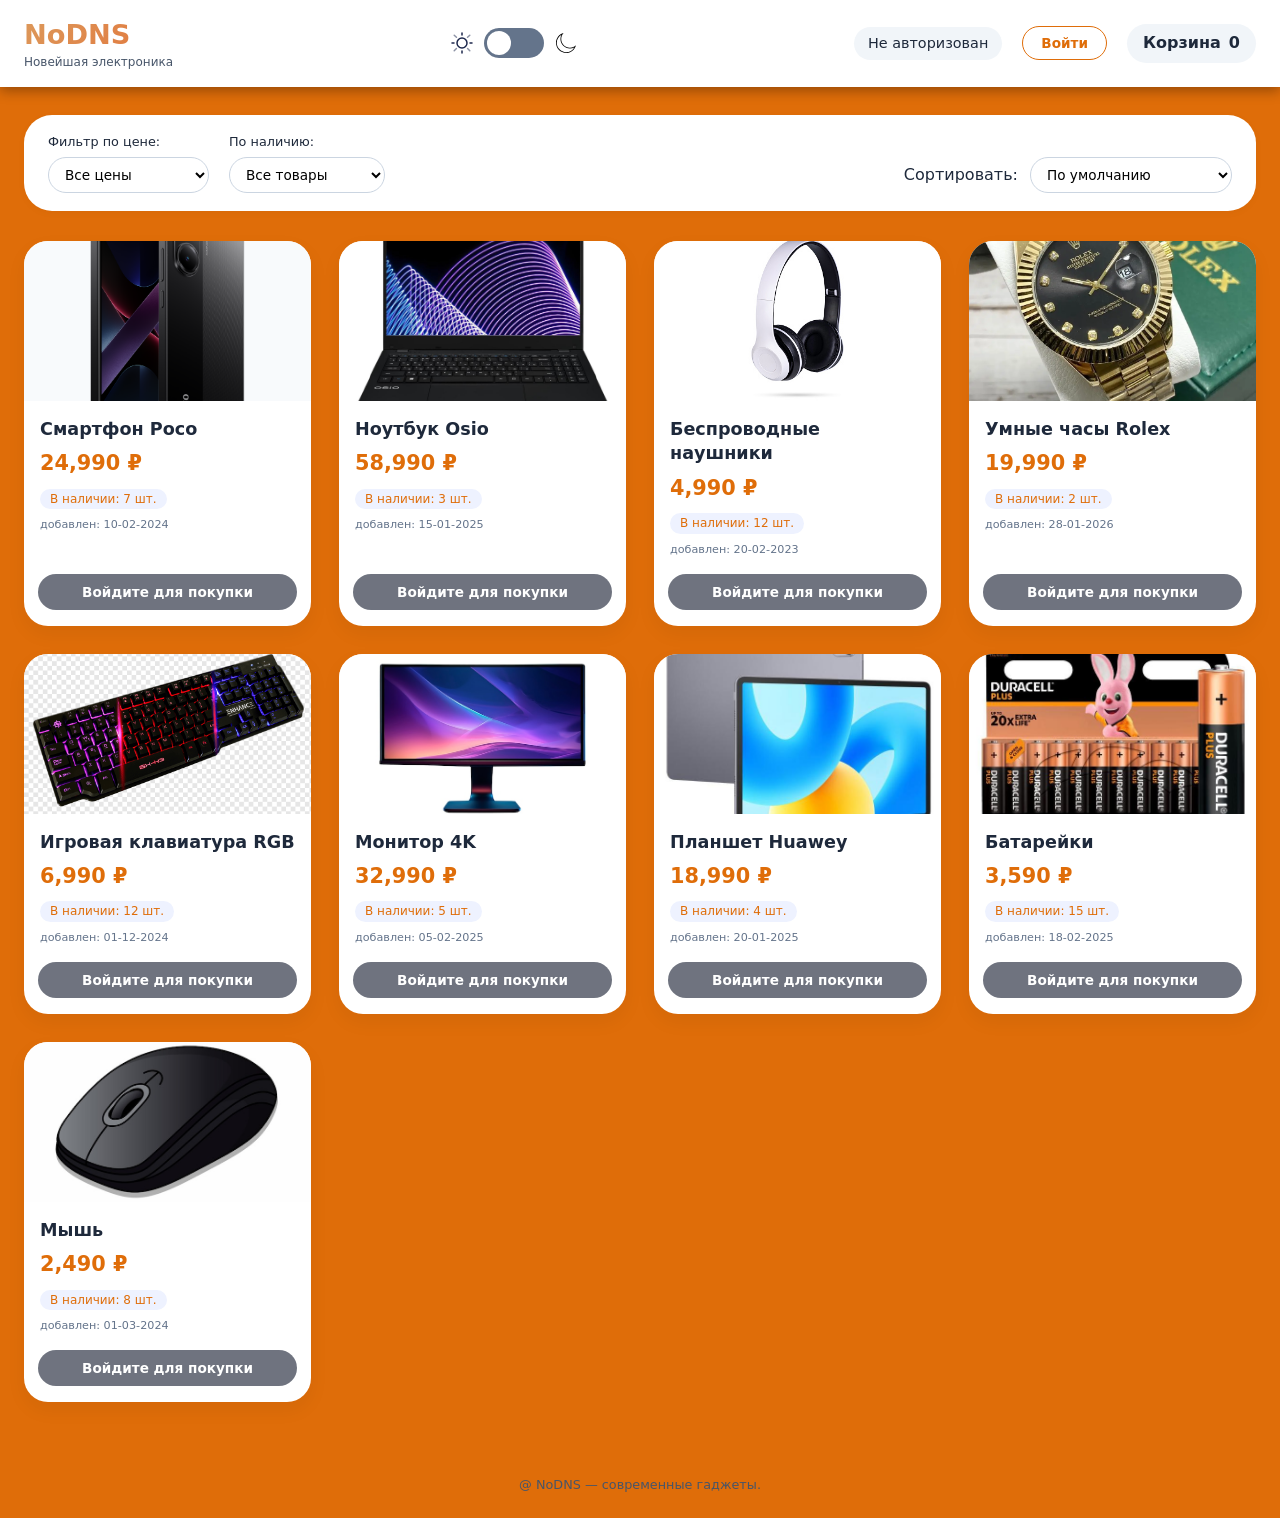
<file: Site_exam/index.html>
<!DOCTYPE html>
<html lang="ru">
<head>
    <meta charset="UTF-8">
    <link rel="stylesheet" href="style.css">
    <meta name="viewport" content="width=device-width, initial-scale=1.0, user-scalable=yes">
    <title>NoDNS | Магазин электроники</title>
</head>
<body>

<div class="header">
    <div class="container">
        <div class="nav-bar">
            <div class="logo">
                <h1>NoDNS</h1>
                <p>Новейшая электроника</p>
            </div>
            <div class="toggle">
                <img src="./images/sun.svg" alt="" class="sun-icon" width="100" height="25">
                <div class="toggle_btn"></div>
                <img src="./images/moon.svg" alt="" class="sun-icon" width="100" height="25">
            </div>
            <div class="auth-cart">
                <div class="auth-status" id="authStatus">Не авторизован</div>
                <button class="btn-outline btn" id="loginBtn">Войти</button>
                <div class="cart-icon-btn" id="openCartBtn">
                    Корзина <span id="cartCount">0</span>
                </div>
            </div>
        </div>
    </div>
</div>

<main class="container">
    <div class="toolbar">
        <div class="filters">
            <div class="filter-group">
                <label>Фильтр по цене:</label>
                <select id="priceFilter">
                    <option value="all">Все цены</option>
                    <option value="0-5000">до 5 000 ₽</option>
                    <option value="5000-20000">5 000 – 20 000 ₽</option>
                    <option value="20000+">от 20 000 ₽</option>
                </select>
            </div>
            <div class="filter-group">
                <label>По наличию:</label>
                <select id="stockFilter">
                    <option value="all">Все товары</option>
                    <option value="inStock">В наличии (>0)</option>
                    <option value="lowStock">Мало (≤5)</option>
                </select>
            </div>
        </div>
        <div class="sort-group">
            <span>Сортировать:</span>
            <select id="sortSelect">
                <option value="default">По умолчанию</option>
                <option value="price_asc">Цена по возрастанию</option>
                <option value="price_desc">Цена по убыванию</option>
                <option value="stock_asc">По количеству</option>
            </select>
        </div>
    </div>

    <div id="productsContainer" class="products-grid"></div>
</main>

<footer>@ NoDNS — современные гаджеты.</footer>

<div id="cartModal" class="modal">
    <div class="modal-content">
        <h3>Ваша корзина</h3>
        <div id="cartItemsList"></div>
        <div class="total-row" id="cartTotalAmount">Итого: 0 ₽</div>
        <div class="checkout-area">
            <button class="btn-outline btn" id="closeCartBtn">Закрыть</button>
            <button class="btn" id="checkoutBtn">Оформить заказ</button>
        </div>
    </div>
</div>

<div id="loginModal" class="modal">
    <div class="modal-content login-panel">
        <h3>Вход в аккаунт</h3>
        <p style="font-size:0.85rem; margin-bottom: 12px;">(любой логин/пароль)</p>
        <div class="login-form">
            <input type="text" id="loginUsername" placeholder="Имя пользователя" autocomplete="off">
            <input type="password" id="loginPassword" placeholder="Пароль">
            <button class="btn" id="doLoginBtn" style="width:100%; margin-top:12px;">Войти</button>
            <button class="btn-outline btn" id="closeLoginBtn" style="width:100%; margin-top:8px;">Отмена</button>
        </div>
    </div>
</div>

<script src="script.js"></script>
</body>
</html>
</file>
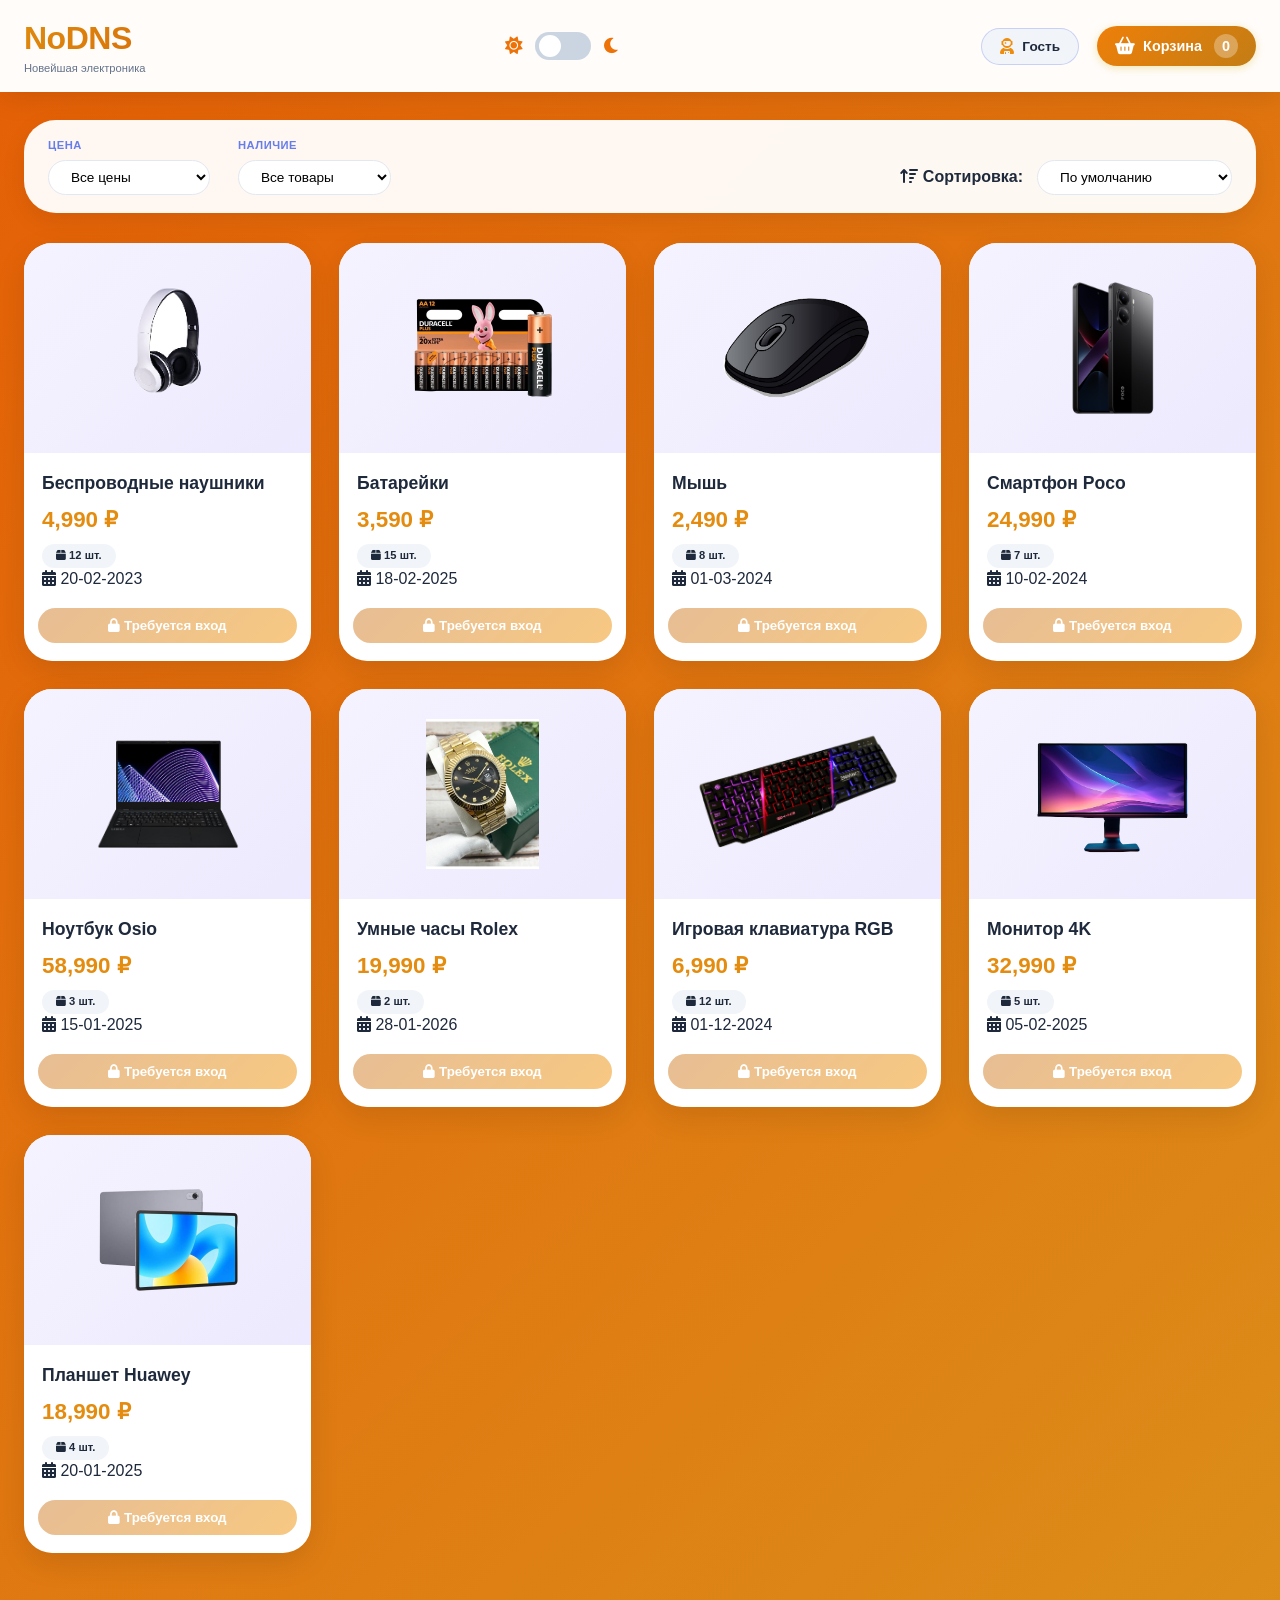
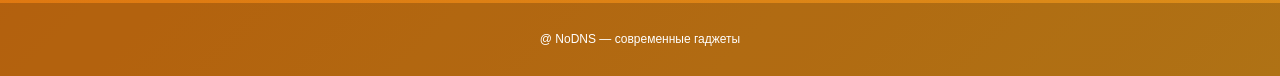
<file: Site_exam_escort/index.html>
<!DOCTYPE html>
<html lang="ru">
<head>
    <meta charset="UTF-8">
    <meta name="viewport" content="width=device-width, initial-scale=1.0, user-scalable=yes">
    <title>NoDNS | Магазин электроники</title>
    <link rel="stylesheet" href="https://cdnjs.cloudflare.com/ajax/libs/font-awesome/6.0.0-beta3/css/all.min.css">
    <link rel="stylesheet" href="style.css">
</head>
<body>

<div class="header">
    <div class="container">
        <div class="nav-bar">
            <div class="logo">
                <h1>NoDNS</h1>
                <p>Новейшая электроника</p>
            </div>
            <div class="toggle">
                <i class="fas fa-sun"></i>
                <div class="toggle_btn"></div>
                <i class="fas fa-moon"></i>
            </div>
            <div class="auth-cart">
                <div class="auth-status" id="authStatus">
                    <i class="fas fa-user-astronaut"></i> <span id="authName">Гость</span>
                </div>
                <button class="logout-btn" id="logoutBtn" style="display: none;">
                    <i class="fas fa-sign-out-alt"></i> Выйти
                </button>
                <div class="icon-badge" id="openCartBtn">
                    <i class="fas fa-basket-shopping"></i> <span>Корзина</span> <span id="cartCount" class="cart-count">0</span>
                </div>
            </div>
        </div>
    </div>
</div>

<main class="container">
    <div class="toolbar">
        <div class="filters">
            <div class="filter-group">
                <label> Цена</label>
                <select id="priceFilter">
                    <option value="all">Все цены</option>
                    <option value="0-5000">до 5 000 ₽</option>
                    <option value="5000-20000">5 000 – 20 000 ₽</option>
                    <option value="20000+">от 20 000 ₽</option>
                </select>
            </div>
            <div class="filter-group">
                <label> Наличие</label>
                <select id="stockFilter">
                    <option value="all">Все товары</option>
                    <option value="inStock">В наличии (>0)</option>
                    <option value="lowStock">Мало (≤5)</option>
                </select>
            </div>
        </div>
        <div class="sort-group">
            <span><i class="fas fa-arrow-up-wide-short"></i> Сортировка:</span>
            <select id="sortSelect">
                <option value="default">По умолчанию</option>
                <option value="price_asc">Цена по возрастанию</option>
                <option value="price_desc">Цена по убыванию</option>
                <option value="stock_asc">По наличию</option>
            </select>
        </div>
    </div>

    <div id="productsContainer" class="products-grid"></div>

    <div id="adminPanel" style="display: none; margin-bottom: 30px;">
        <div class="admin-card">
            <h3> JSON товаров (админ)</h3>
            <div id="jsonDump" class="admin-json"></div>
        </div>
    </div>
</main>

<footer>
    @ NoDNS — современные гаджеты 
</footer>

<div id="cartModal" class="modal">
    <div class="modal-content">
        <h3><i class="fas fa-basket-shopping"></i> Ваша корзина</h3>
        <div id="cartItemsList"></div>
        <div class="total-row" id="cartTotalAmount">Итого: 0 ₽</div>
        <div class="checkout-area">
            <button class="btn-outline btn" id="closeCartBtn"><i class="fas fa-times"></i> Закрыть</button>
            <button class="btn" id="checkoutBtn"><i class="fas fa-credit-card"></i> Оформить заказ</button>
        </div>
    </div>
</div>

<div id="loginModal" class="modal">
    <div class="modal-content login-panel">
        <h3>Вход в аккаунт</h3>
        <p class="login-hint"><i class="fas fa-info-circle"></i> Любой логин/пароль, админ: логин "admin"</p>
        <div class="login-form">
            <input type="text" id="loginUsername" placeholder="Имя пользователя" autocomplete="off">
            <input type="password" id="loginPassword" placeholder="Пароль">
            <button class="btn" id="doLoginBtn"><i class="fas fa-sign-in-alt"></i> Войти</button>
            <button class="btn-outline btn" id="closeLoginBtn"><i class="fas fa-times"></i> Отмена</button>
        </div>
    </div>
</div>

<script src="script.js"></script>
</body>
</html>
</file>
<file: Site_exam/style.css>
* {
        margin: 0;
        padding: 0;
        box-sizing: border-box;
        font-family: system-ui, 'Segoe UI', 'Inter', 'Roboto', sans-serif;
    }

        body {
            background: #df6d09;
            color: #1e293b;
            line-height: 1.4;
        }

        

        .sun-icon, .moon-icon{
            height: 100%;
            width: 40px;
        }

        .header {
            background: white;
            box-shadow: 0 4px 12px rgba(0, 0, 0, 0.32);
            position: sticky;
            top: 0;
            z-index: 100;
        }

        .container {
            max-width: 1280px;
            margin: 0 auto;
            padding: 0 24px;
        }

        .nav-bar {
            display: flex;
            justify-content: space-between;
            align-items: center;
            flex-wrap: wrap;
            gap: 16px;
            padding: 16px 0;
        }

        .logo h1 {
            font-size: 1.7rem;
            font-weight: 700;
            background: linear-gradient(135deg, #cd6d14b2, #db5209cb);
            background-clip: text;
            -webkit-background-clip: text;
            color: transparent;
        }

        .logo p {
            font-size: 0.75rem;
            color: #475569;
        }

        .auth-cart {
            display: flex;
            align-items: center;
            gap: 20px;
        }

        .auth-status {
            background: #f1f5f9;
            padding: 6px 14px;
            border-radius: 40px;
            font-size: 0.9rem;
            font-weight: 500;
        }

        .btn {
            border: none;
            background: #df6d09;
            color: white;
            padding: 8px 18px;
            border-radius: 40px;
            font-weight: 600;
            cursor: pointer;
            transition: 0.2s;
            font-size: 0.85rem;
        }

        .btn-outline {
            background: transparent;
            border: 1px solid #df6d09;
            color: #df6d09;
        }

        .btn-outline:hover {
            background: #eef2ff;
        }

        .btn:hover {
            background: #df6d09;
            transform: translateY(-1px);
        }

        .cart-icon-btn {
            background: #f1f5f9;
            padding: 8px 16px;
            border-radius: 40px;
            display: flex;
            align-items: center;
            gap: 8px;
            font-weight: 600;
            cursor: pointer;
            transition: 0.2s;
        }

        .cart-icon-btn:hover {
            background: #e2e8f0;
        }

        .toolbar {
            background: white;
            border-radius: 28px;
            padding: 18px 24px;
            margin: 28px 0 24px;
            box-shadow: 0 2px 8px rgba(0,0,0,0.03);
            display: flex;
            flex-wrap: wrap;
            gap: 20px;
            align-items: flex-end;
            justify-content: space-between;
        }

        .filters {
            display: flex;
            flex-wrap: wrap;
            gap: 20px;
            align-items: center;
        }

        .filter-group {
            display: flex;
            flex-direction: column;
            gap: 6px;
            font-size: 0.8rem;
            font-weight: 500;
        }

        select, input {
            padding: 8px 12px;
            border-radius: 20px;
            border: 1px solid #cbd5e1;
            background: white;
            font-size: 0.85rem;
            outline: none;
        }

        .sort-group {
            display: flex;
            gap: 12px;
            align-items: center;
        }

        .products-grid {
            display: grid;
            grid-template-columns: repeat(auto-fill, minmax(260px, 1fr));
            gap: 28px;
            margin: 30px 0 50px;
        }

        .product-card {
            background: white;
            border-radius: 24px;
            overflow: hidden;
            transition: 0.2s;
            box-shadow: 0 8px 20px rgba(0,0,0,0.05);
            display: flex;
            flex-direction: column;
        }

        .product-card:hover {
            transform: translateY(-5px);
            box-shadow: 0 20px 30px -12px rgba(0,0,0,0.15);
        }

        .product-img {
            background: #f8fafc;
            height: 160px;
            display: flex;
            align-items: center;
            justify-content: center;
            font-size: 3.5rem;
        }

        .product-info {
            padding: 16px;
            flex: 1;
        }

        .product-title {
            font-weight: 700;
            font-size: 1.1rem;
            margin-bottom: 8px;
        }

        .product-price {
            color: #df6d09;
            font-weight: 800;
            font-size: 1.3rem;
            margin: 8px 0;
        }

        .product-stock {
            font-size: 0.75rem;
            color: #df6d09;
            background: #eef2ff;
            display: inline-block;
            padding: 2px 10px;
            border-radius: 20px;
        }

        .product-date {
            font-size: 0.7rem;
            color: #64748b;
            margin-top: 8px;
        }

        .btn-add {
            width: 90%;
            margin: 0 auto 16px;
            background: #0f172a;
            border-radius: 40px;
            padding: 10px;
        }

        .btn-add:hover {
            background: #1e293b;
        }


        .modal {
            display: none;
            position: fixed;
            top: 0; left: 0;
            width: 100%; height: 100%;
            background: rgba(0,0,0,0.5);
            align-items: center;
            justify-content: center;
            z-index: 1000;
        }

        .modal-content {
            background: white;
            max-width: 550px;
            width: 90%;
            border-radius: 32px;
            padding: 24px;
            max-height: 80vh;
            overflow-y: auto;
        }

        .cart-item {
            display: flex;
            justify-content: space-between;
            margin: 12px 0;
            padding: 12px 0;
            border-bottom: 1px solid #e2e8f0;
        }

        .total-row {
            font-weight: 800;
            margin-top: 16px;
            font-size: 1.2rem;
        }

        .checkout-area {
            margin-top: 20px;
            display: flex;
            gap: 12px;
            justify-content: flex-end;
        }

        .message-toast {
            position: fixed;
            bottom: 30px;
            right: 30px;
            background: #1e293b;
            color: white;
            padding: 10px 20px;
            border-radius: 40px;
            font-size: 0.85rem;
            z-index: 1100;
            transition: 0.2s;
        }

        .login-panel {
            background: white;
            padding: 20px;
            border-radius: 28px;
            box-shadow: 0 12px 30px rgba(0,0,0,0.1);
        }

        .login-form input {
            width: 100%;
            margin: 8px 0;
        }

        hr {
            margin: 10px 0;
        }

        .badge {
            background: #ef4444;
            color: white;
            border-radius: 40px;
            padding: 2px 8px;
            font-size: 0.7rem;
            margin-left: 5px;
        }

        footer {
            text-align: center;
            padding: 24px;
            font-size: 0.8rem;
            color: #475569;
        }
        @media (max-width: 640px) {
            .toolbar {
                flex-direction: column;
                align-items: stretch;
            }
        }



    /* Темная тема */
body.dark-theme {
    background: #0f172a;
    color: #e2e8f0;
}

body.dark-theme .header,
body.dark-theme .toolbar,
body.dark-theme .product-card,
body.dark-theme .modal-content,
body.dark-theme .login-panel {
    background: #1e293b;
    color: #e2e8f0;
}

body.dark-theme .logo p,
body.dark-theme .product-date {
    color: #94a3b8;
}

body.dark-theme .auth-status,
body.dark-theme .cart-icon-btn {
    background: #334155;
    color: #e2e8f0;
}

body.dark-theme .cart-icon-btn:hover {
    background: #475569;
}

body.dark-theme select,
body.dark-theme input {
    background: #334155;
    border-color: #475569;
    color: #e2e8f0;
}

body.dark-theme .product-stock {
    background: #334155;
    color: #60a5fa;
}

body.dark-theme .btn-outline {
    border-color: #60a5fa;
    color: #60a5fa;
}

body.dark-theme .btn-outline:hover {
    background: #334155;
}

body.dark-theme .message-toast {
    background: #1e293b;
    color: #e2e8f0;
}

body.dark-theme .product-img {
    background: #334155;
}

body.dark-theme footer {
    color: #94a3b8;
}

/* Исправляем стили для toggle кнопки */
.toggle {
    display: flex;
    align-items: center;
    gap: 10px;
}

.toggle_btn {
    position: relative;
    width: 60px;
    height: 30px;
    border: none;
    border-radius: 35px;
    background: #64748b;
    cursor: pointer;
    transition: 0.3s;
}

.toggle_btn::before {
    content: "";
    position: absolute;
    height: 24px;
    width: 24px;
    border-radius: 50%;
    background: #fff;
    top: 3px;
    left: 3px;
    transition: 0.3s;
}

.toggle_btn.active {
    background: #3b82f6;
}

.toggle_btn.active::before {
    left: calc(100% - 27px);
}

.toggle img {
    width: 24px;
    height: 24px;
    cursor: pointer;
}
</file>
<file: Site_exam_escort/style.css>
* {
    margin: 0;
    padding: 0;
    box-sizing: border-box;
    font-family: 'Inter', 'Segoe UI', 'Roboto', sans-serif;
    transition: background 0.2s ease, color 0.2s ease, border-color 0.2s, transform 0.2s;
}

body {
    background: linear-gradient(135deg, #e55f06 0%, #db8e1a 100%);
    color: #1e293b;
    line-height: 1.4;
    min-height: 100vh;
}

.header {
    background: rgba(255, 255, 255, 0.98);
    backdrop-filter: blur(10px);
    box-shadow: 0 6px 25px rgba(0, 0, 0, 0.1);
    position: sticky;
    top: 0;
    z-index: 100;
}

.container {
    max-width: 1280px;
    margin: 0 auto;
    padding: 0 24px;
}

.nav-bar {
    display: flex;
    justify-content: space-between;
    align-items: center;
    flex-wrap: wrap;
    gap: 16px;
    padding: 16px 0;
}

.logo h1 {
    font-size: 2rem;
    font-weight: 800;
    background: linear-gradient(135deg, #df8b0d, #d8710a);
    background-clip: text;
    -webkit-background-clip: text;
    color: transparent;
    letter-spacing: -0.5px;
}

.logo p {
    font-size: 0.7rem;
    color: #64748b;
    font-weight: 500;
}

.auth-cart {
    display: flex;
    align-items: center;
    gap: 18px;
}

.icon-badge {
    display: flex;
    align-items: center;
    gap: 8px;
    background: linear-gradient(135deg, #ee7f09, #c37d15);
    padding: 8px 18px;
    border-radius: 60px;
    font-weight: 600;
    cursor: pointer;
    transition: all 0.3s;
    font-size: 0.9rem;
    color: white;
    box-shadow: 0 2px 8px rgba(216, 180, 18, 0.3);
}

.icon-badge i {
    font-size: 1.1rem;
    color: white;
}

.icon-badge:hover {
    transform: translateY(-2px);
    box-shadow: 0 4px 15px rgba(199, 232, 8, 0.4);
}

.cart-count {
    background: rgba(255, 255, 255, 0.3);
    border-radius: 30px;
    padding: 2px 8px;
    margin-left: 4px;
}

.auth-status {
    background: #f1f5f9;
    padding: 8px 18px;
    border-radius: 60px;
    font-size: 0.85rem;
    font-weight: 600;
    display: flex;
    align-items: center;
    gap: 8px;
    border: 1px solid rgba(102, 126, 234, 0.3);
}

.auth-status i {
    font-size: 1rem;
    color: #ed8c0e;
}


.toolbar {
    background: rgba(255, 255, 255, 0.95);
    backdrop-filter: blur(10px);
    border-radius: 32px;
    padding: 18px 24px;
    margin: 28px 0 24px;
    box-shadow: 0 8px 25px rgba(0, 0, 0, 0.08);
    display: flex;
    flex-wrap: wrap;
    gap: 20px;
    align-items: flex-end;
    justify-content: space-between;
}

.filters {
    display: flex;
    flex-wrap: wrap;
    gap: 28px;
    align-items: center;
}

.filter-group {
    display: flex;
    flex-direction: column;
    gap: 6px;
    font-size: 0.7rem;
    font-weight: 700;
    text-transform: uppercase;
    letter-spacing: 0.5px;
    color: #667eea;
}

select, input {
    padding: 8px 18px;
    border-radius: 40px;
    border: 1px solid #e2e8f0;
    background: white;
    font-size: 0.85rem;
    outline: none;
    cursor: pointer;
    font-weight: 500;
    transition: all 0.2s;
}

select:focus, input:focus {
    border-color: #667eea;
    box-shadow: 0 0 0 2px rgba(102, 126, 234, 0.2);
}

.sort-group {
    display: flex;
    gap: 14px;
    align-items: center;
    font-weight: 600;
}

.products-grid {
    display: grid;
    grid-template-columns: repeat(auto-fill, minmax(270px, 1fr));
    gap: 28px;
    margin: 30px 0 50px;
}

.product-card {
    background: white;
    border-radius: 28px;
    overflow: hidden;
    transition: all 0.3s;
    box-shadow: 0 10px 30px rgba(0, 0, 0, 0.1);
    display: flex;
    flex-direction: column;
    position: relative;
}

.product-card:hover {
    transform: translateY(-8px);
    box-shadow: 0 20px 40px rgba(0, 0, 0, 0.2);
}

.product-img {
    background: linear-gradient(135deg, #f5f3ff, #ede9fe);
    height: 210px;
    display: flex;
    align-items: center;
    justify-content: center;
    padding: 20px;
}

.product-img img {
    max-width: 85%;
    max-height: 150px;
    object-fit: contain;
}

.product-info {
    padding: 18px;
    flex: 1;
}

.product-title {
    font-weight: 800;
    font-size: 1.1rem;
    margin-bottom: 6px;
    color: #1e293b;
}

.product-price {
    color: #e48c0f;
    font-weight: 800;
    font-size: 1.4rem;
    margin: 8px 0;
}

.product-stock {
    font-size: 0.7rem;
    background: #f1f5f9;
    display: inline-block;
    padding: 4px 14px;
    border-radius: 40px;
    font-weight: 600;
}

.btn-add {
    width: 90%;
    margin: 0 auto 18px;
    background: linear-gradient(135deg, #cf7d2b, #ef9206);
    border-radius: 60px;
    padding: 10px;
    font-weight: 700;
    border: none;
    color: white;
    opacity: 0.5;
    cursor: not-allowed;
}

.btn-add.enabled {
    opacity: 1;
    cursor: pointer;
}

.btn-add.enabled:hover {
    transform: scale(0.98);
    box-shadow: 0 4px 12px rgba(228, 128, 14, 0.4);
}

.modal {
    display: none;
    position: fixed;
    top: 0;
    left: 0;
    width: 100%;
    height: 100%;
    background: rgba(0, 0, 0, 0.6);
    align-items: center;
    justify-content: center;
    z-index: 1000;
    backdrop-filter: blur(5px);
}

.modal-content {
    background: white;
    max-width: 580px;
    width: 90%;
    border-radius: 40px;
    padding: 28px;
    max-height: 80vh;
    overflow-y: auto;
}

.cart-item {
    display: flex;
    justify-content: space-between;
    margin: 12px 0;
    padding: 12px 0;
    border-bottom: 1px solid #eef2ff;
    flex-wrap: wrap;
    gap: 10px;
}

.admin-card {
    background: rgba(255, 255, 255, 0.95);
    backdrop-filter: blur(10px);
    border-radius: 32px;
    padding: 20px;
    box-shadow: 0 8px 25px rgba(0, 0, 0, 0.08);
}

.admin-json {
    background: #1e1e2f;
    color: #cbd5e6;
    padding: 18px;
    border-radius: 24px;
    font-family: monospace;
    font-size: 0.7rem;
    white-space: pre-wrap;
    margin-top: 16px;
    max-height: 260px;
    overflow: auto;
}

.message-toast {
    position: fixed;
    bottom: 30px;
    right: 30px;
    background: #1e293b;
    color: white;
    padding: 12px 24px;
    border-radius: 60px;
    font-size: 0.85rem;
    z-index: 1200;
    box-shadow: 0 8px 20px rgba(0, 0, 0, 0.2);
    display: flex;
    align-items: center;
    gap: 8px;
}

footer {
    text-align: center;
    padding: 28px;
    font-size: 0.75rem;
    color: white;
    background: rgba(0, 0, 0, 0.2);
    margin-top: 40px;
}

.btn {
    border: none;
    background: linear-gradient(135deg, #de910d, #e6780b);
    color: white;
    padding: 8px 20px;
    border-radius: 40px;
    font-weight: 600;
    cursor: pointer;
    font-size: 0.85rem;
    transition: all 0.3s;
}

.btn:hover {
    transform: translateY(-1px);
    box-shadow: 0 4px 12px rgba(250, 97, 2, 0.4);
}

.btn-outline {
    background: transparent;
    border: 1px solid #e78c16;
    color: #e88812;
}

.btn-outline:hover {
    background: rgba(102, 126, 234, 0.1);
}

.total-row {
    font-weight: 800;
    margin-top: 16px;
    font-size: 1.2rem;
}

.checkout-area {
    margin-top: 20px;
    display: flex;
    gap: 12px;
    justify-content: flex-end;
}

.login-hint {
    font-size: 0.7rem;
    margin-bottom: 16px;
    color: #64748b;
}

.login-form input {
    width: 100%;
    margin: 8px 0;
}

.login-form .btn,
.login-form .btn-outline {
    width: 100%;
    margin-top: 8px;
}


body.dark-theme {
    background: linear-gradient(135deg, #1e293b, #0f172a);
}

body.dark-theme .header,
body.dark-theme .toolbar,
body.dark-theme .product-card,
body.dark-theme .modal-content,
body.dark-theme .admin-card {
    background: #1e293b;
    color: #e2e8f0;
}

body.dark-theme .product-title {
    color: #e2e8f0;
}

body.dark-theme .auth-status {
    background: #334155;
    color: #f1f5f9;
}

body.dark-theme select,
body.dark-theme input {
    background: #2d3a4e;
    border-color: #475569;
    color: white;
}

body.dark-theme .product-stock {
    background: #334155;
    color: #facc15;
}

body.dark-theme .admin-json {
    background: #0a0c15;
    border-color: #334155;
}


.toggle {
    display: flex;
    align-items: center;
    gap: 12px;
}

.toggle i {
    font-size: 1.1rem;
    color: #ed7308;
}

.toggle_btn {
    position: relative;
    width: 56px;
    height: 28px;
    border-radius: 40px;
    background: #cbd5e1;
    cursor: pointer;
    transition: 0.25s;
}

.toggle_btn::before {
    content: "";
    position: absolute;
    width: 22px;
    height: 22px;
    background: white;
    border-radius: 50%;
    top: 3px;
    left: 4px;
    transition: 0.25s;
}

.toggle_btn.active {
    background: #f49c04;
}

.toggle_btn.active::before {
    left: calc(100% - 26px);
}

@media (max-width: 700px) {
    .nav-bar {
        flex-direction: column;
        align-items: stretch;
    }
    
    .toolbar {
        flex-direction: column;
    }
    
    .auth-cart {
        justify-content: space-between;
    }
    
    .hero h2 {
        font-size: 1.8rem;
    }
}








.logout-btn {
    background: rgba(220, 38, 38, 0.9);
    border: none;
    color: white;
    padding: 8px 18px;
    border-radius: 60px;
    font-weight: 600;
    cursor: pointer;
    font-size: 0.85rem;
    transition: all 0.3s;
    display: flex;
    align-items: center;
    gap: 8px;
}

.logout-btn:hover {
    background: #dc2626;
    transform: translateY(-2px);
    box-shadow: 0 4px 12px rgba(220, 38, 38, 0.4);
}

.logout-btn i {
    font-size: 0.9rem;
}

body.dark-theme .logout-btn {
    background: #dc2626;
}

body.dark-theme .logout-btn:hover {
    background: #ef4444;
}
</file>
